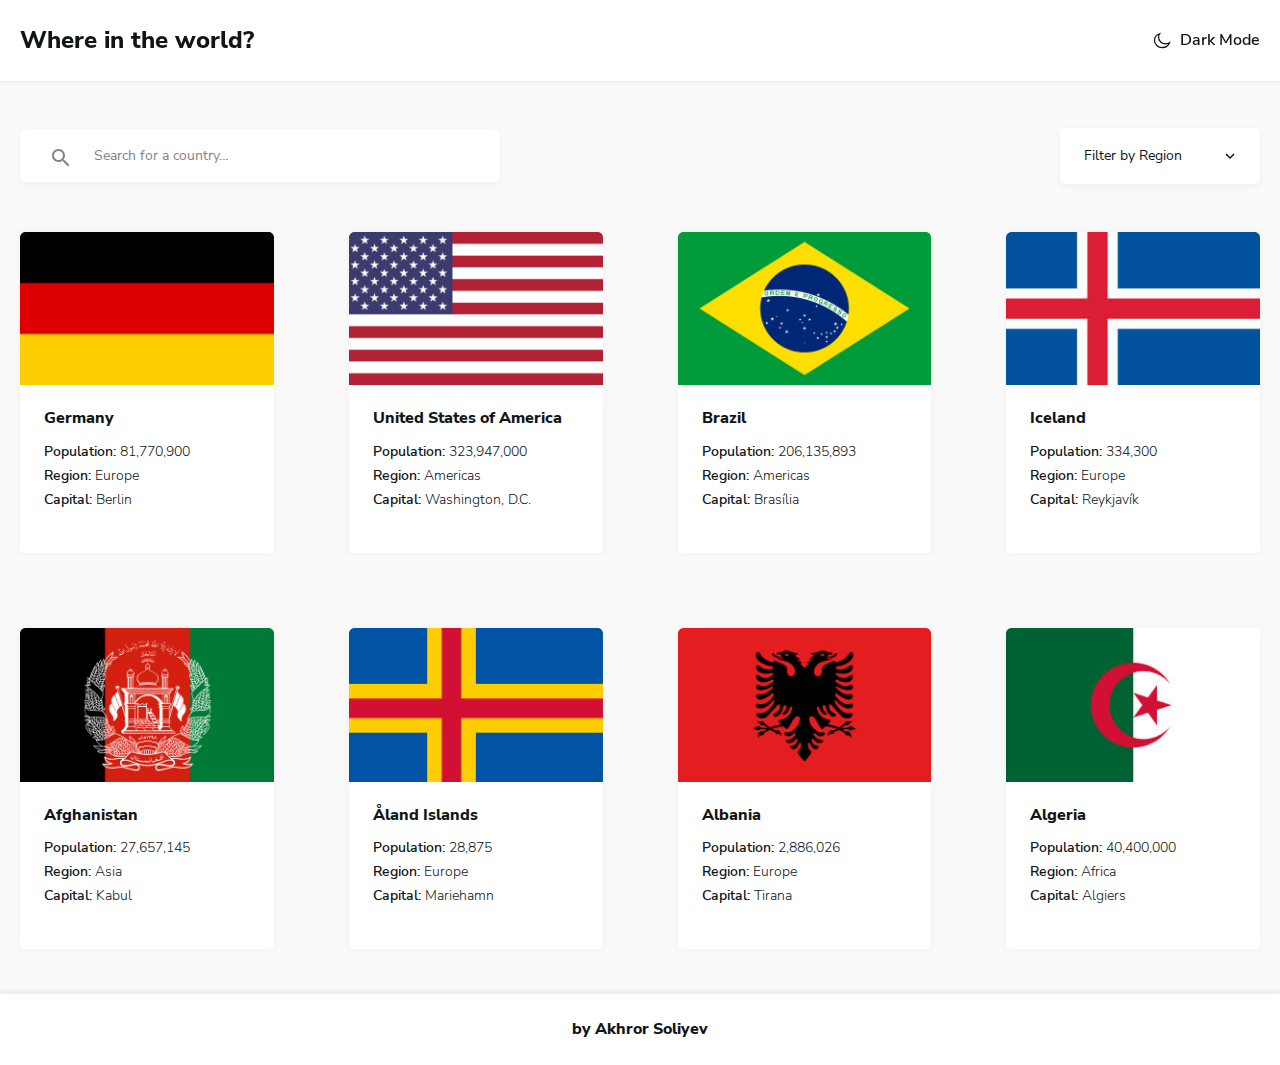
<file: index.html>
<!DOCTYPE html>
<html lang="en">
<head>
    <meta charset="UTF-8">
    <meta http-equiv="X-UA-Compatible" content="IE=edge">
    <meta name="viewport" content="width=device-width, initial-scale=1.0">
    <title>Countries</title>
    <!-- STYLES CSS -->
    <link rel="stylesheet" href="./css/normalize.css">
    <link rel="stylesheet" href="./fonts/fonts.css">
    <link rel="stylesheet" href="./css/main.css">
</head>
<body>
    <!-- HEADER -->
    <header class="header">
        <div class="container">
            <a class="header__logo" href="./index.html">Where in the world?</a>
            <button class="header__dark-mode">
                <div>
                    <svg width="20" height="20" fill="none" xmlns="http://www.w3.org/2000/svg"><path fill-rule="evenodd" clip-rule="evenodd" d="M13.55 13.81c-3.88 0-7.03-2.88-7.03-6.44 0-1.34.45-2.59 1.21-3.62C4.7 4.7 2.5 7.33 2.5 10.44c0 3.9 3.45 7.06 7.7 7.06 3.4 0 6.27-2 7.3-4.8a7.46 7.46 0 0 1-3.95 1.12Z" fill="#fff" stroke="#111517" stroke-width="1.25"/></svg>
                    <span>Dark Mode</span>
                </div>
            </button>
        </div>
    </header>
    <!-- HEADER END -->

    <!-- MAIN -->
    <main class="main">
        <div class="container">
            <!-- FORM -->
            <form class="search" action="#">
                <input class="search__input" type="search" name="search" placeholder="Search for a country…" aria-label="Search for a country…" required>
                <div class="search__select">
                    <span>Filter by Region</span>
                    <svg width="12" height="12" fill="none" xmlns="http://www.w3.org/2000/svg"><path fill-rule="evenodd" clip-rule="evenodd" d="M9.45 3.45 6 6.9 2.55 3.45 1.5 4.5 6 9l4.5-4.5-1.05-1.05Z" fill="#000"/></svg>
                    <ul class="search__select-list">
                        <li>Africa</li>
                        <li>America</li>
                        <li>Asia</li>
                        <li>Europe</li>
                        <li>Oceania</li>
                    </ul>
                </div>
            </form>
            <!-- FORM END -->

            <!-- CARDS -->
            <ul class="cards">
                <!-- CARDS ITEM 1 -->
                <li class="cards__item">
                    <a href="./about.html">
                        <img src="./images/jpg/germany-flag.jpg" alt="germany-flag" width="267" height="160">
                        <div class="cards__item-inner">
                            <h3 class="cards__title">Germany</h3>
                            <p class="population">Population: <span>81,770,900</span></p>
                            <p class="region">Region: <span>Europe</span></p>
                            <p class="capital">Capital: <span>Berlin</span></p>
                        </div>
                    </a>
                </li>
                <!-- CARDS ITEM 2 -->
                <li class="cards__item">
                    <a href="./about.html">
                        <img src="./images/jpg/usa-flag.jpg" alt="usa-flag" width="267" height="160">
                        <div class="cards__item-inner">
                            <h3 class="cards__title">United States of America</h3>
                            <p class="population">Population: <span>323,947,000</span></p>
                            <p class="region">Region: <span>Americas</span></p>
                            <p class="capital">Capital: <span>Washington, D.C.</span></p>
                        </div>
                    </a>
                </li>
                <!-- CARDS ITEM 3 -->
                <li class="cards__item">
                    <a href="./about.html">
                        <img src="./images/jpg/brazil-flag.jpg" alt="brazil-flag" width="267" height="160">
                        <div class="cards__item-inner">
                            <h3 class="cards__title">Brazil</h3>
                            <p class="population">Population: <span>206,135,893</span></p>
                            <p class="region">Region: <span>Americas</span></p>
                            <p class="capital">Capital: <span>Brasília</span></p>
                        </div>
                    </a>
                </li>
                <!-- CARDS ITEM 4 -->
                <li class="cards__item">
                    <a href="./about.html">
                        <img src="./images/jpg/iceland-flag.jpg" alt="iceland-flag" width="267" height="160">
                        <div class="cards__item-inner">
                            <h3 class="cards__title">Iceland</h3>
                            <p class="population">Population: <span>334,300</span></p>
                            <p class="region">Region: <span>Europe</span></p>
                            <p class="capital">Capital: <span>Reykjavík</span></p>
                        </div>
                    </a>
                </li>
                <!-- CARDS ITEM 5 -->
                <li class="cards__item">
                    <a href="./about.html">
                        <img src="./images/jpg/afghanistan-flag.jpg" alt="afghanistan-flag" width="267" height="160">
                        <div class="cards__item-inner">
                            <h3 class="cards__title">Afghanistan</h3>
                            <p class="population">Population: <span>27,657,145</span></p>
                            <p class="region">Region: <span>Asia</span></p>
                            <p class="capital">Capital: <span>Kabul</span></p>
                        </div>
                    </a>
                </li>
                <!-- CARDS ITEM 6 -->
                <li class="cards__item">
                    <a href="./about.html">
                        <img src="./images/jpg/aland-iceland-flag.jpg" alt="aland-iceland-flag" width="267" height="160">
                        <div class="cards__item-inner">
                            <h3 class="cards__title">Åland Islands</h3>
                            <p class="population">Population: <span>28,875</span></p>
                            <p class="region">Region: <span>Europe</span></p>
                            <p class="capital">Capital: <span>Mariehamn</span></p>
                        </div>
                    </a>
                </li>
                <!-- CARDS ITEM 7 -->
                <li class="cards__item">
                    <a href="./about.html">
                        <img src="./images/jpg/albania-flag.jpg" alt="albania-flag" width="267" height="160">
                        <div class="cards__item-inner">
                            <h3 class="cards__title">Albania</h3>
                            <p class="population">Population: <span>2,886,026</span></p>
                            <p class="region">Region: <span>Europe</span></p>
                            <p class="capital">Capital: <span>Tirana</span></p>
                        </div>
                    </a>
                </li>
                <!-- CARDS ITEM 8 -->
                <li class="cards__item">
                    <a href="./about.html">
                        <img src="./images/jpg/algeria-flag.jpg" alt="algeria-flag" width="267" height="160">
                        <div class="cards__item-inner">
                            <h3 class="cards__title">Algeria</h3>
                            <p class="population">Population: <span>40,400,000</span></p>
                            <p class="region">Region: <span>Africa</span></p>
                            <p class="capital">Capital: <span>Algiers</span></p>
                        </div>
                    </a>
                </li>
            </ul>
            <!-- CARDS END -->
        </div>
    </main>
    <!-- MAIN END -->

    <!-- FOOTER -->
    <footer class="footer">
        <h3>by Akhror Soliyev</h3>
    </footer>
    <!-- FOOTER END -->

    <!-- JAVASCRIPT -->
    <script src="./app.js"></script>
</body>
</html>
</file>
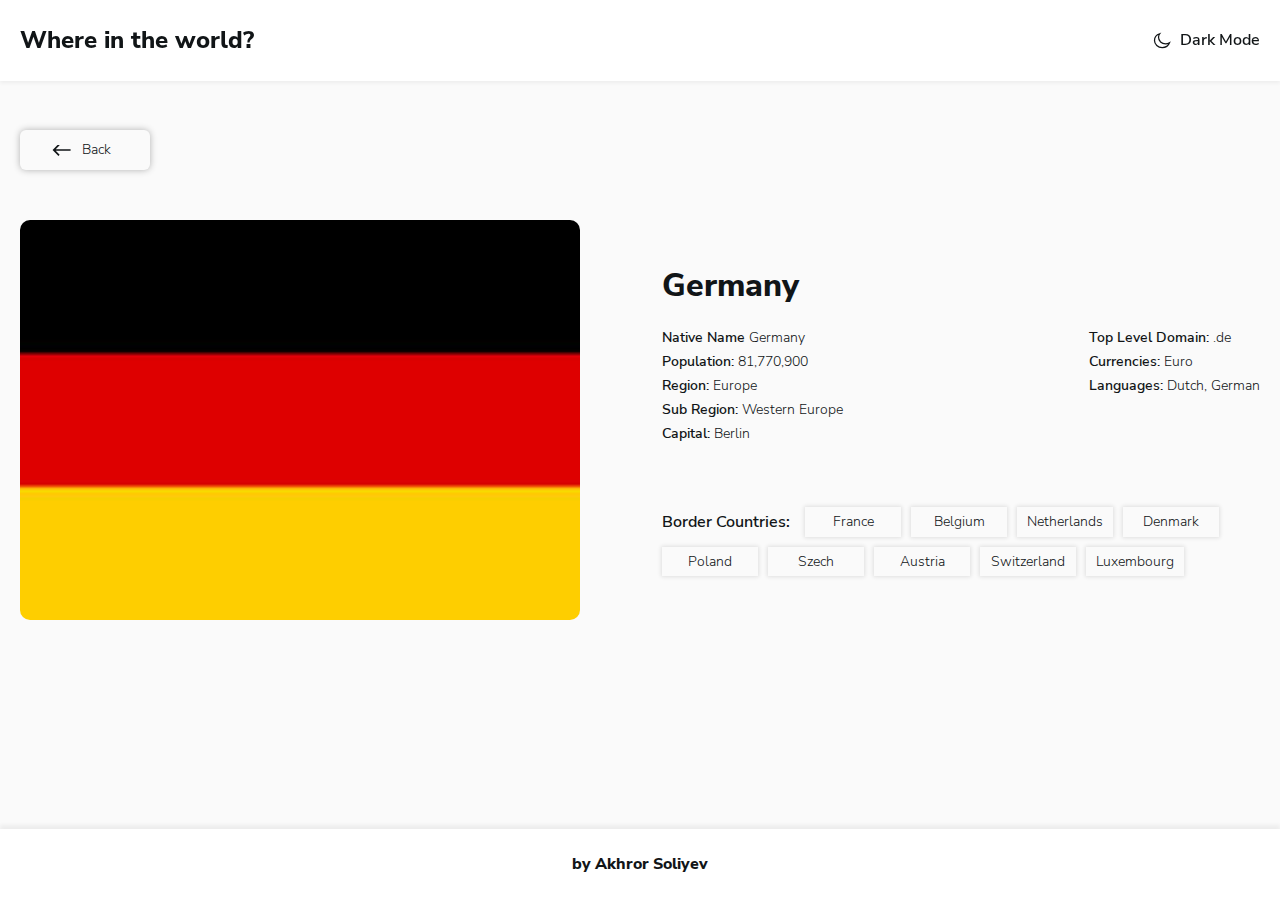
<file: about.html>
<!DOCTYPE html>
<html lang="en">
<head>
    <meta charset="UTF-8">
    <meta http-equiv="X-UA-Compatible" content="IE=edge">
    <meta name="viewport" content="width=device-width, initial-scale=1.0">
    <title>Countries  || About</title>
    <!-- STYLES CSS -->
    <link rel="stylesheet" href="./css/normalize.css">
    <link rel="stylesheet" href="./fonts/fonts.css">
    <link rel="stylesheet" href="./css/main.css">
</head>
<body>
    <!-- HEADER -->
    <header class="header">
        <div class="container">
            <a class="header__logo" href="./index.html">Where in the world?</a>
            <button class="header__dark-mode">
                <div>
                    <svg width="20" height="20" fill="none" xmlns="http://www.w3.org/2000/svg"><path fill-rule="evenodd" clip-rule="evenodd" d="M13.55 13.81c-3.88 0-7.03-2.88-7.03-6.44 0-1.34.45-2.59 1.21-3.62C4.7 4.7 2.5 7.33 2.5 10.44c0 3.9 3.45 7.06 7.7 7.06 3.4 0 6.27-2 7.3-4.8a7.46 7.46 0 0 1-3.95 1.12Z" fill="#fff" stroke="#111517" stroke-width="1.25"/></svg>
                    <span>Dark Mode</span>
                </div>
            </button>
        </div>
    </header>
    <!-- HEADER END -->

    <!-- MAIN -->
    <main class="main">
        <div class="container">
            <div class="back-button-wrapper">
                <a  class="back-button" href="./index.html">
                    <svg width="20" height="20" fill="none" xmlns="http://www.w3.org/2000/svg"><path fill-rule="evenodd" clip-rule="evenodd" d="M6.46 4.1 7.64 5.3 3.75 9.18H18.6v1.64H3.75l3.9 3.9-1.19 1.17L.57 10l5.9-5.9Z" fill="#111517"/></svg>
                    <span>Back</span>
                </a>
            </div>
            
            <div class="country-info">
                <img class="country-info__img" src="./images/jpg/germany-flag.jpg" alt="germany-flag" width="560" height="400">
                <div class="country-info__content">
                    <h2>Germany</h2>
                    <ul class="country-info__list">
                        <li class="country-info__item">
                            <p class="name">Native Name <span>Germany</span></p>
                            <p class="population">Population: <span>81,770,900</span></p>
                            <p class="region">Region: <span>Europe</span></p>
                            <p class="sub-region">Sub Region: <span>Western Europe</span></p>
                            <p class="capital">Capital: <span>Berlin</span></p>
                        </li>
                        <li class="country-info__item">
                            <p class="name">Top Level Domain: <span>.de</span></p>
                            <p class="population">Currencies: <span>Euro</span></p>
                            <p class="region">Languages: <span>Dutch, German</span></p>
                        </li>
                    </ul>
                    
                    <div class="country-info__borders">
                        <h3>Border Countries: </h3>
                        <a href="#">France</a>
                        <a href="#">Belgium</a>
                        <a href="#">Netherlands</a>
                        <a href="#">Denmark</a>
                        <a href="#">Poland</a>
                        <a href="#">Szech</a>
                        <a href="#">Austria</a>
                        <a href="#">Switzerland</a>
                        <a href="#">Luxembourg</a>
                    </div>
                </div>
            </div>
        </div>
    </main>
    <!-- MAIN END -->

    <!-- FOOTER -->
    <footer class="footer">
        <h3>by Akhror Soliyev</h3>
    </footer>
    <!-- FOOTER END -->

    <!-- JAVASCRIPT -->
    <script src="./app.js"></script>
</body>
</html>
</file>
<file: fonts/fonts.css>
/* Nurito sans 600 */
@font-face {
    font-family: 'Nunito Sans';
    src: url('NunitoSans-SemiBold.woff2') format('woff2'),
        url('NunitoSans-SemiBold.woff') format('woff');
    font-weight: 600;
    font-style: normal;
    font-display: swap;
}
/* Nurito sans 200 */
@font-face {
    font-family: 'Nunito Sans';
    src: url('NunitoSans-ExtraLight.woff2') format('woff2'),
        url('NunitoSans-ExtraLight.woff') format('woff');
    font-weight: 200;
    font-style: normal;
    font-display: swap;
}
/* Nurito sans 700 */
@font-face {
    font-family: 'Nunito Sans';
    src: url('NunitoSans-ExtraBold.woff2') format('woff2'),
        url('NunitoSans-ExtraBold.woff') format('woff');
    font-weight: bold;
    font-style: normal;
    font-display: swap;
}
/* Nurito sans 400 */
@font-face {
    font-family: 'Nunito Sans';
    src: url('NunitoSans-Regular.woff2') format('woff2'),
        url('NunitoSans-Regular.woff') format('woff');
    font-weight: normal;
    font-style: normal;
    font-display: swap;
}
/* Nurito sans 300 */
@font-face {
    font-family: 'Nunito Sans';
    src: url('NunitoSans-Light.woff2') format('woff2'),
        url('NunitoSans-Light.woff') format('woff');
    font-weight: 300;
    font-style: normal;
    font-display: swap;
}
</file>
<file: css/main.css>
/* CUSTOM PROPERTY */
:root {
    /* Background colors */
    --white-bg-color: #fff;
    --gray-bg-color: #fafafa; 
    --blue-bg-color: #2b3844;
    --dark-bg-color: #202c36;
    /* Colors */
    --blue-text-color: #111517;
    --plasecholor-color: #848484; 
    --white-text-color: #fff;
    /* Fonts */
    --nurito-sans: "Nunito Sans", "Arial", sans-serif;
}

/* GLOBAL STYLES */
*,
*::after,
*::before {
    box-sizing: border-box;
    margin: 0;
    padding: 0;
}
* :focus {
    outline: 2px solid var(--blue-bg-color);
    outline-offset: 4px;
}
ul, ol {
    list-style: none;
}
input {
    background-color: transparent;
    border: none;
}
button {
    cursor: pointer;
    border: none;
    outline: none;
}
a {
    text-decoration: none;
    color: inherit;
}
img {
    max-width: 100%;
    height: auto;
    display: block;
}
html {
    scroll-behavior: smooth;
    height: 100%;
    font-size: 62.5%;
}
body {
    height: 100%;
    display: flex;
    flex-direction: column;
    font-family: var(--nurito-sans);
    font-weight: 300;
    font-size: 1.4rem;
    line-height: 1.14;
    color: var(--blue-text-color);
    background-color: var(--gray-bg-color);
    padding-top: 8rem;
    transition: all 0.3s ease;
}
.dark-mode {
        /* Background colors */
        --white-bg-color: #2b3844;
        --gray-bg-color: #202c36; 
        /* Colors */
        --blue-text-color: #fff; 
        --white-text-color: #fff;
}
.container {
    width: 100%;
    max-width: 1280px;
    margin: 0 auto;
    padding: 0 2rem;
}

/* HEADER STYLES */
.header {
    background-color: var(--white-bg-color);
    padding: 2.4rem 0;
    box-shadow: 0px 2px 4px rgba(0, 0, 0, 0.0562443);
    position: fixed;
    top: 0;
    z-index: 1;
    width: 100%;
    transition: all 0.3s ease;
}
.header .container {
    display: flex;
    align-items: center;
}
.header__logo {
    font-weight: 800;
    font-size: 2.4rem;
    line-height: 1.36;
    margin-right: auto;
}
.header__dark-mode {
    font-size: 1.6rem;
    font-weight: 600;
    line-height: 1.31;
    background-color: transparent;
    outline: none;
    color: var(--blue-text-color);
}
.header__dark-mode div {
    display: flex;
    align-items: center;
}
.header__dark-mode svg {
    width: 20px;
    height: 20px;
    margin-right: 0.8rem;
}
.header__dark-mode svg path {
    stroke: var(--blue-text-color);
}


/* MAIN STYLES */
.main {
    flex-grow: 1;
}

/* FORM STYLES */
.search {
    margin: 4.8rem 0;
    display: flex;
    align-items: center;
    justify-content: space-between;
}
.search__input {
    width: 480px;
    background-color: var(--white-bg-color);
    border-radius: 5px;
    padding: 1.8rem 1rem 1.8rem 7.4rem;
    background-image: url("../images/svg/search-icon.svg");
    background-repeat: no-repeat;
    background-size: 18px 18px;
    background-position: top 19px left 32px;
    box-shadow: 0px 2px 9px rgba(0, 0, 0, 0.0532439);
    outline: none;
    font-weight: 400;
    color: var(--blue-text-color);
    transition: all 0.3s ease;
}
.search__input:focus {
    box-shadow: 0px 5px 15px rgba(0, 0, 0, 0.0532439);
}
.search__input::placeholder {
    font-weight: 400;
    font-size: 1.4rem;
    line-height: 1.42;
    color: var(--plasecholor-color);
}
.search__select {
    width: 200px;
    background-color: var(--white-bg-color);
    box-shadow: 0px 2px 9px rgba(0, 0, 0, 0.0532439);
    padding: 1.8rem 2.4rem;
    display: flex;
    align-items: center;
    justify-content: space-between;
    border-radius: 5px;
    cursor: pointer;
    line-height: 1.4;
    font-weight: 400;
    position: relative;
    transition: all 0.3s ease;
}
.search__select-list {
    width: 200px;
    padding: 1.2rem 0;
    background-color: var(--white-bg-color);
    box-shadow: 0px 2px 9px rgba(0, 0, 0, 0.0532439);
    border-radius: 5px;
    line-height: 1.4;
    font-weight: 400;
    transform: translateY(100%);
    position: absolute;
    bottom: -4px;
    left: 0;
    visibility: hidden;
    transition: visibility 0.5s linear;
}
.search__select svg path {
    fill: var(--blue-text-color);
}
.search__select:hover .search__select-list {
    visibility: visible;
}
.search__select-list li {
    padding: 0.4rem 2.4rem;
}
.search__select-list li:hover {
    background-color: var(--gray-bg-color);
}

/* CARDS STYLES */
.cards {
    padding-bottom: 4.5rem;
    display: grid;
    grid-template-columns: repeat(auto-fit, minmax(200px, 1fr));
    gap: 7.5rem;
}
.cards__item {
    border-radius: 5px;
    overflow: hidden;
    background-color: var(--white-bg-color);
    box-shadow: 0px 0px 7px 2px rgba(0, 0, 0, 0.0294384);
    transition: all 0.3s ease;
}
.cards__item-inner {
    padding: 2.4rem 1rem 4.5rem 2.4rem;
}
.cards__item img {
    width: 100%;
    height: auto;
    /* border-radius: 5px 5px 0px 0px; */
}
.cards__title {
    margin-bottom: 1.6rem;
    font-weight: 800;
}
.cards__item p:not(:last-child) {
    margin-bottom: 0.8rem;
}
.cards__item p {
    font-weight: 600;
}
.cards__item span {
    font-weight: 300;
}

/* FOOTER STYLES */
.footer {
    background-color: var(--white-bg-color);
    box-shadow: 0px -4px 4px rgba(0, 0, 0, 0.0562443);
    padding: 2.6rem 0;
    text-align: center;
    transition: all 0.3s ease;
}
.footer h3 {
    color: var(--blue-text-color);
}


/* ABOUT STYLES  */
/* ABOUT MAIN STYLES */
.back-button-wrapper {
    margin: 5rem 0;
}
.back-button {
    padding: 1rem 3.9rem 1rem 3.2rem;
    display: inline-flex;
    align-items: center;
    border-radius: 6px;
    box-shadow: 0px 0px 7px rgba(0, 0, 0, 0.293139);
}
.back-button svg {
    margin-right: 1rem;
}
.back-button svg path {
    fill: var(--blue-text-color);
}

.country-info {
    display: flex;
    align-items: center;
    justify-content: space-between;
}
.country-info__img {
    width: 560px;
    height: 400px;
    border-radius: 10px;
    display: block;
    object-fit: cover;
    object-position: center;
    margin-right: 2rem;
}
.country-info__content {
    width: 100%;
    max-width: 598px;
}
.country-info__content h2 {
    font-size: 3.2rem;
    line-height: 1.36;
    font-weight: bold;
    margin-bottom: 2.3rem;
}
.country-info__list {
    display: flex;
    align-items: flex-start;
    justify-content: space-between;
    margin-bottom: 6.5rem;
}
.country-info__item p:not(:last-child) {
    margin-bottom: 0.8rem;
}
.country-info__item p {
    font-weight: 600;
}
.country-info__item span {
    font-weight: 300;
}
.country-info__borders {
    display: flex;
    align-items: center;
    flex-wrap: wrap;
    gap: 1rem;
}
.country-info__borders h3 {
    font-weight: 600;
    margin-right: 0.5rem;
}
.country-info__borders a {
    min-width: 96px;
    padding: 0.5rem 1rem;
    display: inline-flex;
    justify-content: center;
    box-shadow: 0px 0px 4px 1px rgba(0, 0, 0, 0.104931);
    font-weight: 300;
    font-size: 1.4rem;
    line-height: 1.4;
}



/* SITE RESPONSIVe */
@media only screen and (max-width: 1200px) {
    .country-info {
        flex-direction: column;
    }
    .country-info__img {
        margin-right: 0;
        margin-bottom: 5rem;
    }
    .country-info__content {
        margin-bottom: 5rem;
    }
}
/* DESKTOP */
@media only screen and (max-width: 992px) {

}
/* TABLE */
@media only screen and (max-width: 768px) {
    .search {
        flex-direction: column;
        align-items: flex-start;
    }
    .search__input {
        margin-bottom: 4rem;
    }
}
/* PHONE */
@media only screen and (max-width: 576px) {
    .container {
        padding: 0 1rem;
    }
    .header {
        padding: 3rem 0;
    }
    .header__logo {
        font-size: 1.5rem;
    }
    .search__input {
        width: 100%;
    }
    .cards {
        padding-bottom: 6.5rem;
        grid-template-columns: repeat(auto-fit, minmax(200px, 1fr));
        gap: 4rem;
        padding-left: 8%;
        padding-right: 8%;
    }
    .back-button-wrapper {
        margin: 4rem 0 6rem;
    }
    .country-info__img {
        width: 100%;
        height: auto;
    }
}

@media only screen and (max-width: 450px) {
    .country-info__img {
        margin-bottom: 4rem;
    }
    .country-info h2 {
        margin-bottom: 1.6rem;
    }
    .country-info__list {
        flex-direction: column;
        margin-bottom: 3rem;
    }
    .country-info__list li:not(:last-child) {
        margin-bottom: 3rem;
    }
}

/* LITTLE PHONE */
@media only screen and (max-width: 375px) {

}
</file>
